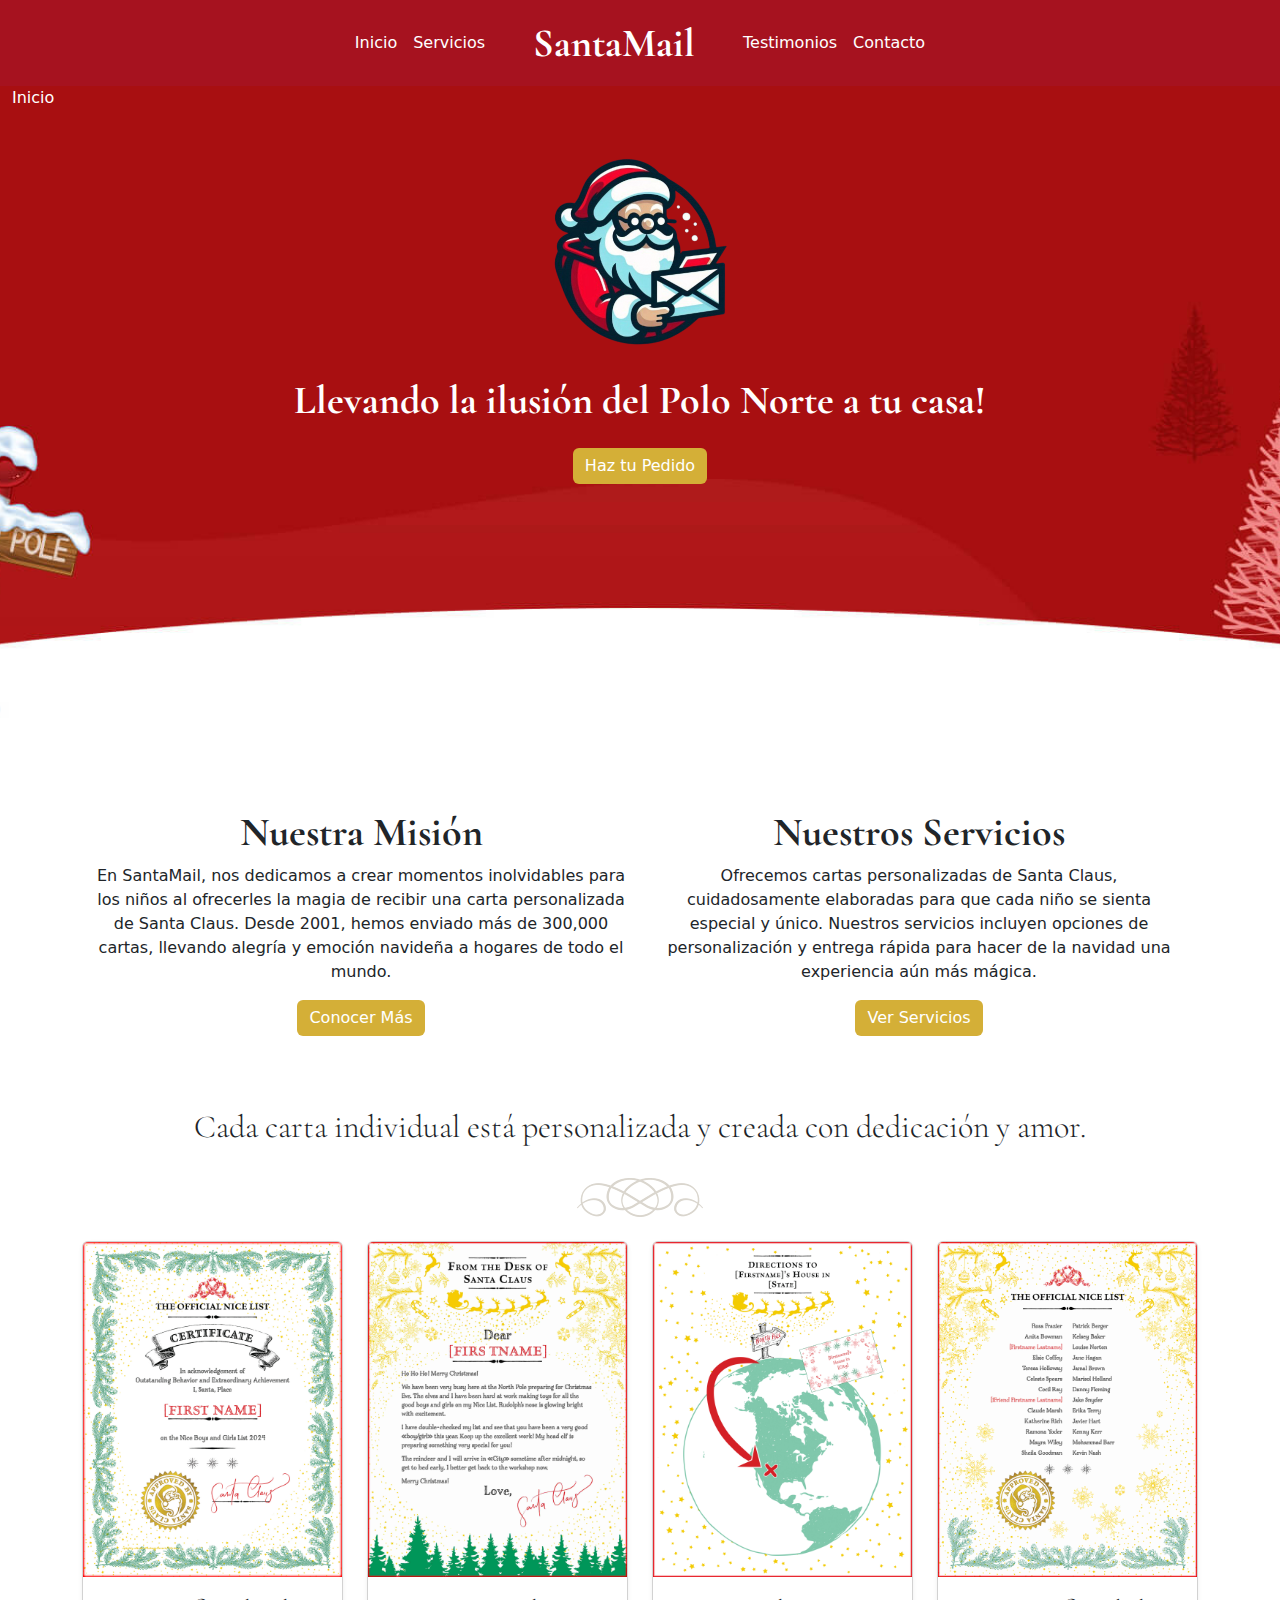
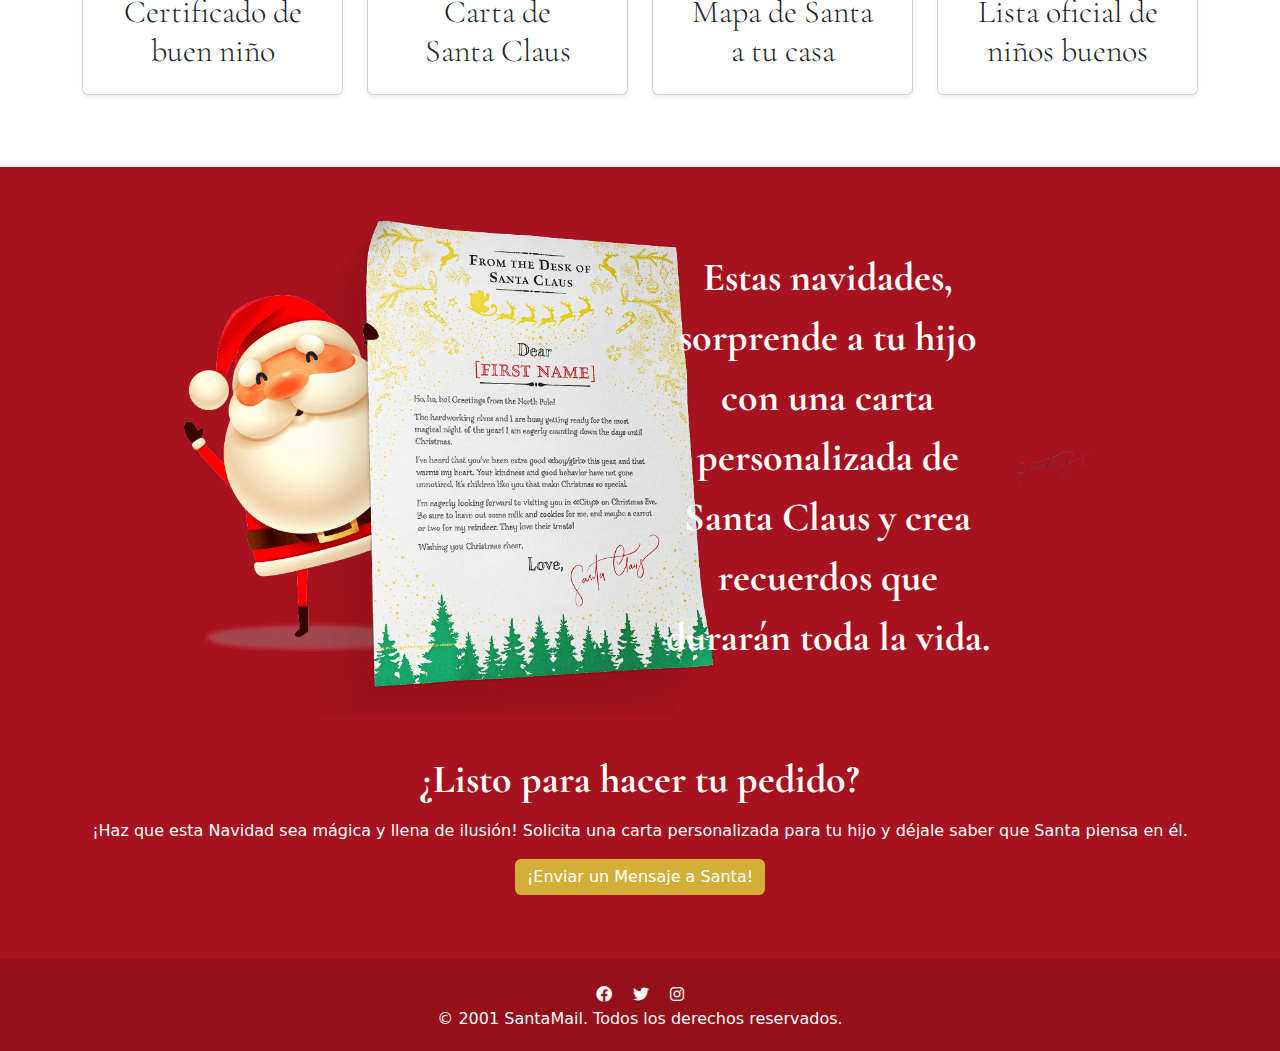
<file: index.html>
<!DOCTYPE html>
<html lang="es">
<head>
  <meta charset="UTF-8">
  <meta name="viewport" content="width=device-width, initial-scale=1">
  <title>SantaMail</title>
  <link rel="icon" href="img/logo.png" type="image/png">
  <link href="https://cdn.jsdelivr.net/npm/bootstrap@5.3.0/dist/css/bootstrap.min.css" rel="stylesheet">
  <link href="https://fonts.googleapis.com/css2?family=Cormorant+Garamond:wght@700&display=swap" rel="stylesheet">
  <link rel="stylesheet" href="https://cdnjs.cloudflare.com/ajax/libs/font-awesome/6.0.0-beta3/css/all.min.css">
  <link rel="stylesheet" href="./css/styles.css">
</head>
<body>

  <!-- navbar -->
  <nav class="navbar navbar-expand-lg navbar-custom">
    <div class="container-fluid d-flex align-items-center justify-content-center">
      <div class="d-flex">
        <a class="nav-link" href="#">Inicio</a>
        <a class="nav-link ms-3" href="servicios.html">Servicios</a>
      </div>
      <a class="navbar-brand navidad-font mx-5" href="#">SantaMail</a>
      <div class="d-flex">
        <a class="nav-link" href="testimonios.html">Testimonios</a>
        <a class="nav-link ms-3" href="contacto.html">Contacto</a>
      </div>
    </div>
  </nav>

  <!-- Sección con fondo -->
  <div class="container-fluid fondo-imagen mb-5">
    <!-- breadcrumbs -->
    <nav aria-label="breadcrumb" >
      <ol class="breadcrumb">
        <li class="breadcrumb-item active" style="color:white;" aria-current="page">Inicio</li>
      </ol>
    </nav>
    <!-- fin breadcrumbs -->
    <div class="row">
      <div class="col-12 d-flex flex-column align-items-center justify-content-center text-center">
        <img src="./img/logo.png" width="250" alt="SantaMail Logo">
        <h1 class="mb-4 navidad-font">Llevando la ilusión del Polo Norte a tu casa!</h1>
        <a href="servicios.html" class="btn btn-custom text-decoration-none">Haz tu Pedido</a>
      </div>
    </div>
  </div>

  <!-- Sección misión y servicios -->
  <div class="container my-5 p-4">
    <div class="row text-center">
      <div class="col-md-6 d-flex flex-column align-items-center">
        <h2 class="navidad-font">Nuestra Misión</h2>
        <p>En SantaMail, nos dedicamos a crear momentos inolvidables para los niños al ofrecerles la magia de recibir una carta personalizada de Santa Claus. Desde 2001, hemos enviado más de 300,000 cartas, llevando alegría y emoción navideña a hogares de todo el mundo.</p>
        <a href="contacto.html" class="btn btn-custom text-decoration-none">Conocer Más</a>
      </div>
      <div class="col-md-6 d-flex flex-column align-items-center">
        <h2 class="navidad-font">Nuestros Servicios</h2>
        <p>Ofrecemos cartas personalizadas de Santa Claus, cuidadosamente elaboradas para que cada niño se sienta especial y único. Nuestros servicios incluyen opciones de personalización y entrega rápida para hacer de la navidad una experiencia aún más mágica.</p>
        <a href="servicios.html" class="btn btn-custom text-decoration-none">Ver Servicios</a>
      </div>
    </div>
  </div>

  <!-- Sección de las cartas --> 
  <div class="container my-5 ">
    <div class="row text-center mb-4 ">
        <div class="col">
            <h5 class="navidad-font2">Cada carta individual está personalizada y creada con dedicación y amor.</h5>
        </div>
    </div>
    <div class="row text-center mb-4">
        <div class="col">
            <img src="./img/flourish.png" alt="">
        </div>
    </div>
    <div class="row text-center justify-content-center">
      
      <!-- carta 1 -->
      <div class="col-12 col-md-3 mb-4">
        <div class="card h-70 shadow-sm hover-shadow">
          <img src="img/letter1.jpeg" class="card-img-top" alt="Carta 1">
          <div class="card-body">
            <h5 class="card-title navidad-font2">Certificado de <br> buen niño</h5>
            
          </div>
        </div>
      </div>
  
      <!-- carta 2 -->
      <div class="col-12 col-md-3 mb-4">
        <div class="card h-70 shadow-sm hover-shadow">
          <img src="img/letter2.jpeg" class="card-img-top" alt="Carta 2">
          <div class="card-body">
            <h5 class="card-title navidad-font2">Carta de <br> Santa Claus</h5>
            
          </div>
        </div>
      </div>
  
      <!-- carta 3 -->
      <div class="col-12 col-md-3 mb-4">
        <div class="card h-70 shadow-sm hover-shadow">
          <img src="img/letter3.png" class="card-img-top" alt="Carta 3">
          <div class="card-body">
            <h5 class="card-title navidad-font2">Mapa de Santa <br> a tu casa</h5>
            
          </div>
        </div>
      </div>
  
      <!-- carta 4 -->
      <div class="col-12 col-md-3 mb-4">
        <div class="card h-70 shadow-sm hover-shadow">
          <img src="img/letter4.jpeg" class="card-img-top" alt="Carta 4">
          <div class="card-body">
            <h5 class="card-title navidad-font2">Lista oficial de <br> niños buenos</h5>
            
          </div>
        </div>
      </div>
      
    </div>
  </div>

  <!-- Sección imagen santa -->
  <div class="container-fluid py-5 bg2">
    <div class="row w-75 mx-auto">
      <div class="col-md-6">
        <img src="./img/santa1.png" alt="santa foto" height="500px">
      </div>
      <div class="col-md-6 d-flex align-items-center justify-content-center">
        <div class="row">
          <div class="col">
            <p class="text-center navidad-font" style="font-size: 2.5rem;">Estas navidades, sorprende a tu hijo con una carta personalizada de Santa Claus y crea recuerdos que durarán toda la vida.</p>
          </div> 
        </div>
        <div class="row">
          <img src="./img/signature.png" alt="">
        </div>
      </div>
    </div>
    <!--Segundo row-->
    <div class="row">
      <div class="container-fluid py-3 text-center justify-content-center" >
        <h2 class="mb-3 navidad-font mt-4">¿Listo para hacer tu pedido?</h2>
        <p>¡Haz que esta Navidad sea mágica y llena de ilusión! Solicita una carta personalizada para tu hijo y déjale saber que Santa piensa en él.</p>
        <a href="contacto.html" class="btn btn-custom text-decoration-none">¡Enviar un Mensaje a Santa!</a>
      </div>
    </div>
  </div>
  
    <!-- footer -->
<footer class=" text-light py-3 bg3">
  <div class="container text-center">
    <div class="mt-2">
      <a href="https://www.facebook.com" class="text-light mx-2"><i class="fab fa-facebook"></i></a>
      <a href="https://x.com" class="text-light mx-2"><i class="fab fa-twitter"></i></a>
      <a href="https://www.instagram.com" class="text-light mx-2"><i class="fab fa-instagram"></i></a>
    </div>
    <p class="mb-1">&copy; 2001 SantaMail. Todos los derechos reservados.</p>
  </div>
</footer>

  <script src="https://cdn.jsdelivr.net/npm/bootstrap@5.3.0/dist/js/bootstrap.bundle.min.js"></script>
</body>
</html>
</file>
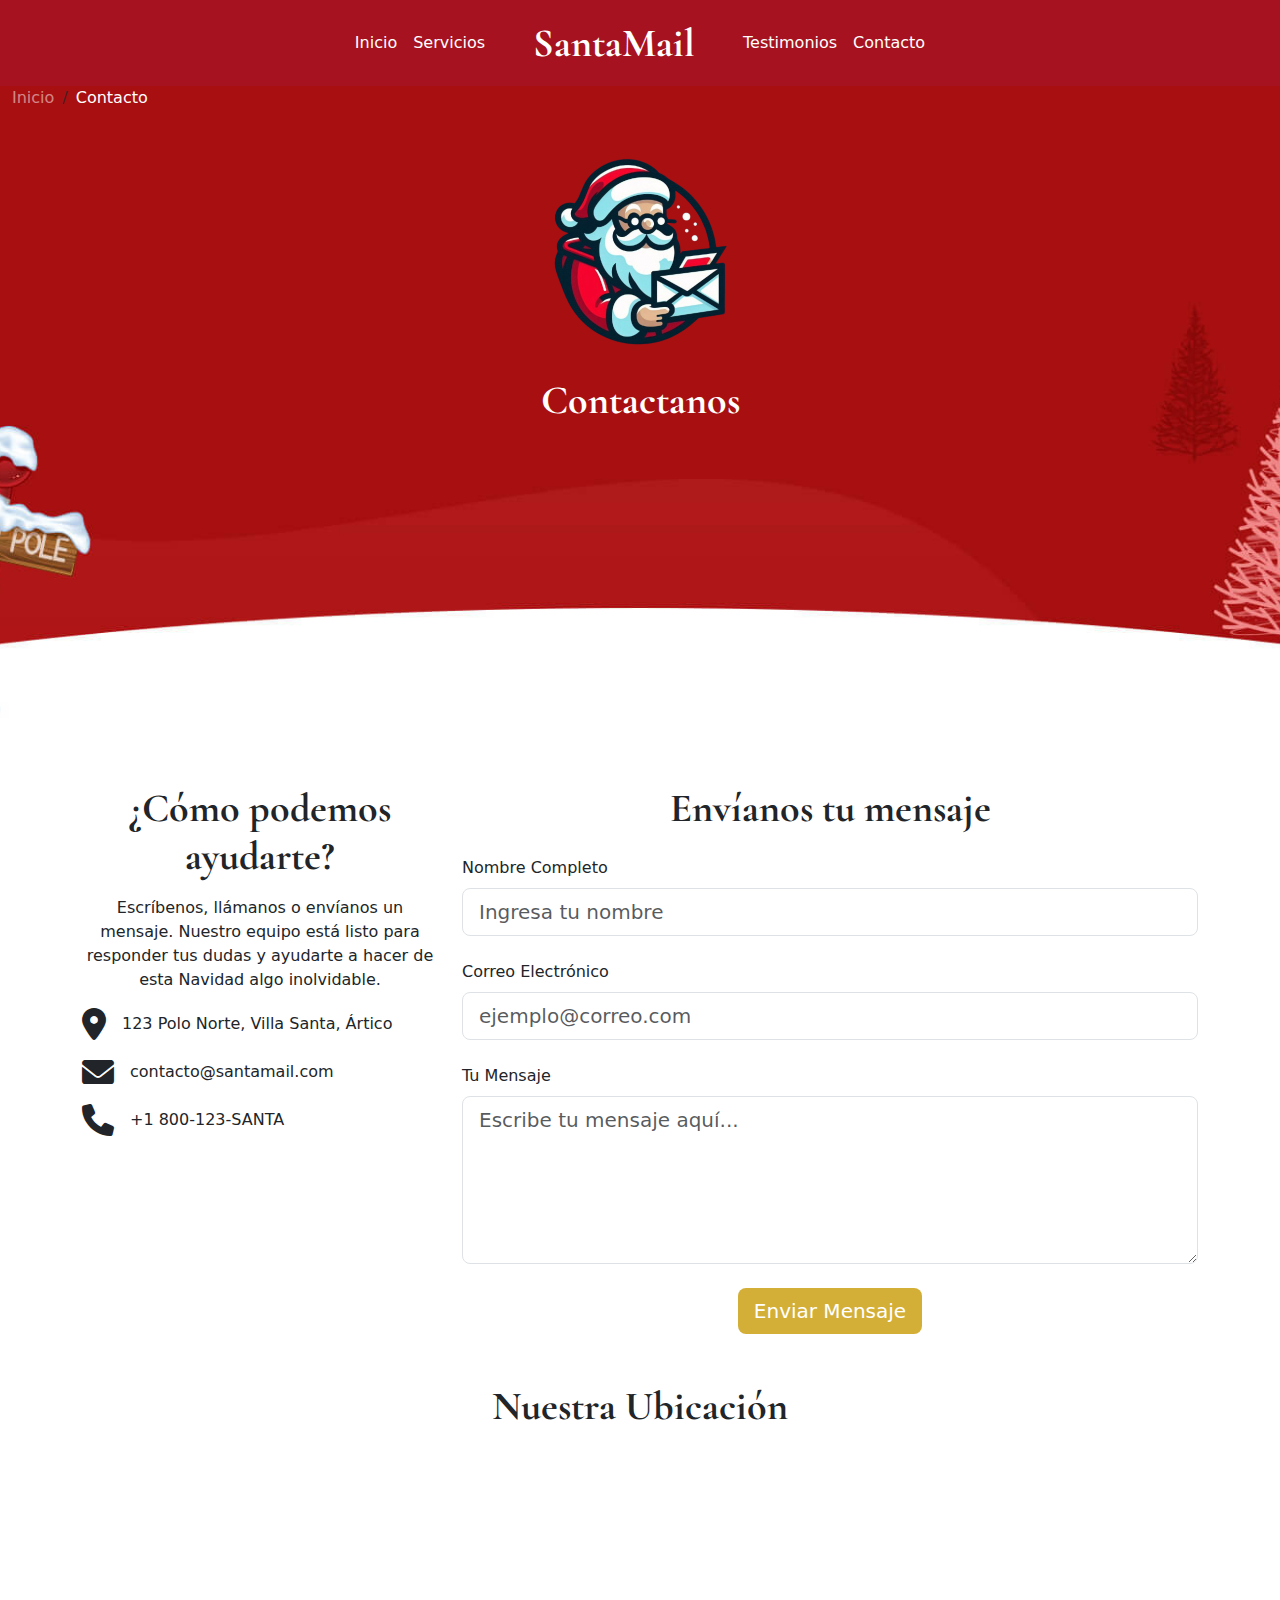
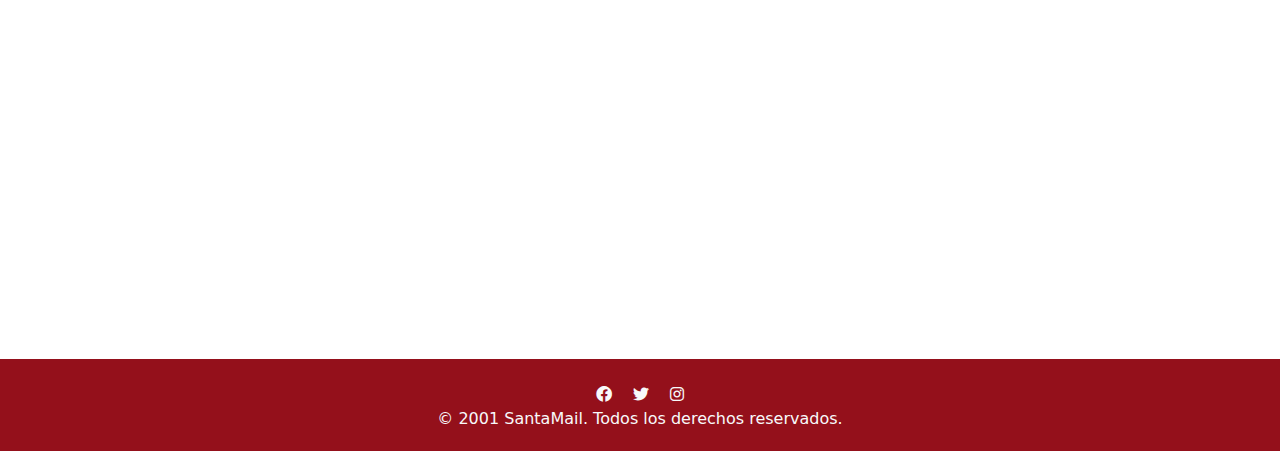
<file: contacto.html>
<!DOCTYPE html>
<html lang="es">
<head>
  <meta charset="UTF-8">
  <meta name="viewport" content="width=device-width, initial-scale=1">
  <title>Contacto | SantaMail</title>
  <link rel="icon" href="img/logo.png" type="image/png">
  <link href="https://cdn.jsdelivr.net/npm/bootstrap@5.3.0/dist/css/bootstrap.min.css" rel="stylesheet">
  <link href="https://fonts.googleapis.com/css2?family=Cormorant+Garamond:wght@700&display=swap" rel="stylesheet">
  <link rel="stylesheet" href="https://cdnjs.cloudflare.com/ajax/libs/font-awesome/6.0.0-beta3/css/all.min.css">

  <link rel="stylesheet" href="./css/styles.css">
</head>
<body>

  <!-- Navbar -->
  <nav class="navbar navbar-expand-lg navbar-custom">
    <div class="container-fluid d-flex align-items-center justify-content-center">
      <div class="d-flex">
        <a class="nav-link" href="index.html">Inicio</a>
        <a class="nav-link ms-3" href="servicios.html">Servicios</a>
      </div>
      <a class="navbar-brand navidad-font mx-5" href="index.html">SantaMail</a>
      <div class="d-flex">
        <a class="nav-link" href="testimonios.html">Testimonios</a>
        <a class="nav-link ms-3" href="contacto.html">Contacto</a>
      </div>
    </div>
  </nav>
  <div class="container-fluid fondo-imagen mb-5">
    <!-- breadcrumbs -->
    <nav aria-label="breadcrumb" >
      <ol class="breadcrumb">
        <li class="breadcrumb-item" style="color: #f0f0f0a2;" aria-current="page"><a href="index.html" class="text-decoration-none text-white-50">Inicio</a></li>
        <li class="breadcrumb-item active" style="color: white;" aria-current="page">Contacto</li>
    </nav>
    <!-- fin breadcrumbs -->
    <div class="row">
      <div class="col-12 d-flex flex-column align-items-center justify-content-center text-center">
        <img src="./img/logo.png" width="250" alt="SantaMail Logo">
        <h1 class="mb-4 navidad-font">Contactanos</h1>
      </div>
    </div>
  </div>
  

  <!-- Sección de Contacto -->
  <div class="container my-5">
    <div class="row justify-content-center">
      <!-- Información -->
      <div class="col-md-4 text-center mb-4">
        <h3 class="navidad-font mb-3">¿Cómo podemos ayudarte?</h3>
        <p>Escríbenos, llámanos o envíanos un mensaje. Nuestro equipo está listo para responder tus dudas y ayudarte a hacer de esta Navidad algo inolvidable.</p>
        <div class="d-flex align-items-center mb-3">
          <i class="fas fa-map-marker-alt fa-2x me-3"></i>
          <p class="mb-0">123 Polo Norte, Villa Santa, Ártico</p>
        </div>
        <div class="d-flex align-items-center mb-3">
          <i class="fas fa-envelope fa-2x me-3"></i>
          <p class="mb-0">contacto@santamail.com</p>
        </div>
        <div class="d-flex align-items-center">
          <i class="fas fa-phone fa-2x me-3"></i>
          <p class="mb-0">+1 800-123-SANTA</p>
        </div>
      </div>

      <!-- Formulario -->
      <div class="col-md-8">
        <h3 class="text-center navidad-font mb-4">Envíanos tu mensaje</h3>
        <form>
          <div class="mb-4">
            <label for="nombre" class="form-label">Nombre Completo</label>
            <input type="text" class="form-control form-control-lg" id="nombre" placeholder="Ingresa tu nombre" required>
          </div>
          <div class="mb-4">
            <label for="correo" class="form-label">Correo Electrónico</label>
            <input type="email" class="form-control form-control-lg" id="correo" placeholder="ejemplo@correo.com" required>
          </div>
          <div class="mb-4">
            <label for="mensaje" class="form-label">Tu Mensaje</label>
            <textarea class="form-control form-control-lg" id="mensaje" rows="5" placeholder="Escribe tu mensaje aquí..." required></textarea>
          </div>
          <div class="text-center">
            <button type="submit" class="btn btn-custom btn-lg">Enviar Mensaje</button>
          </div>
        </form>
      </div>
    </div>
  </div>

  
  
  <!-- Mapa -->
  
  <div class="container my-5">
    <h3 class="text-center navidad-font mb-4">Nuestra Ubicación</h3>
    <div class="row justify-content-center">
      <div class="col-md-10">
        <iframe src="https://www.google.com/maps/embed?pb=!1m18!1m12!1m3!1d3151.835434509953!2d144.9537353153156!3d-37.8162799797515!2m3!1f0!2f0!3f0!3m2!1i1024!2i768!4f13.1!3m3!1m2!1s0x6ad642af0f11c7b3%3A0x5045675218ce6e0!2s123%20Polo%20Norte%2C%20Villa%20Santa%2C%20%C3%81rtico!5e0!3m2!1ses!2ses!4v1637777874253!5m2!1ses!2ses" width="100%" height="450" style="border:0;" allowfullscreen="" loading="lazy"></iframe>
      </div>
    </div>
  </div>
  
  
  <!-- Footer -->
  
  <footer class=" text-light py-3 bg3">
    <div class="container text-center">
      <div class="mt-2">
        <a href="https://www.facebook.com" class="text-light mx-2"><i class="fab fa-facebook"></i></a>
        <a href="https://x.com" class="text-light mx-2"><i class="fab fa-twitter"></i></a>
        <a href="https://www.instagram.com" class="text-light mx-2"><i class="fab fa-instagram"></i></a>
      </div>
      <p class="mb-1">&copy; 2001 SantaMail. Todos los derechos reservados.</p>
    </div>
  </footer>
  <script src="https://cdn.jsdelivr.net/npm/bootstrap@5.3.0/dist/js/bootstrap.bundle.min.js"></script>
</body>

</html>
</file>
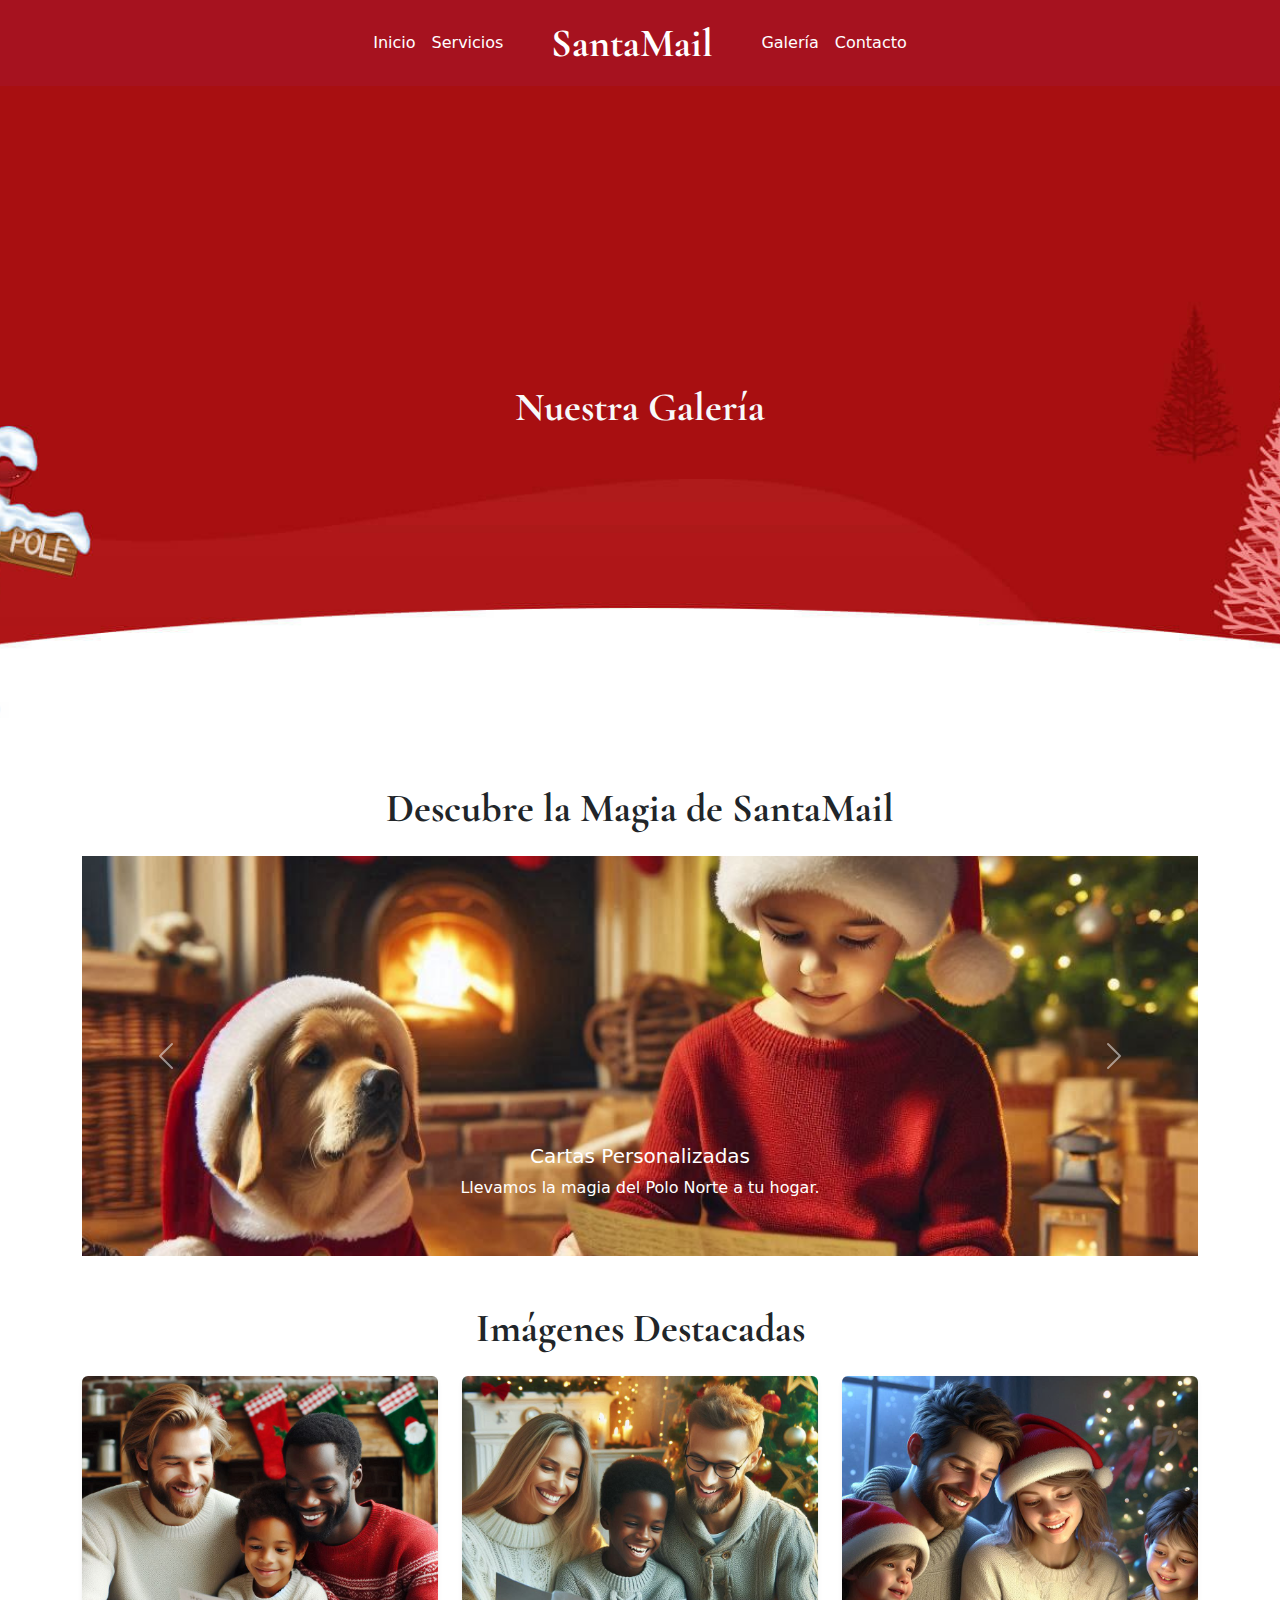
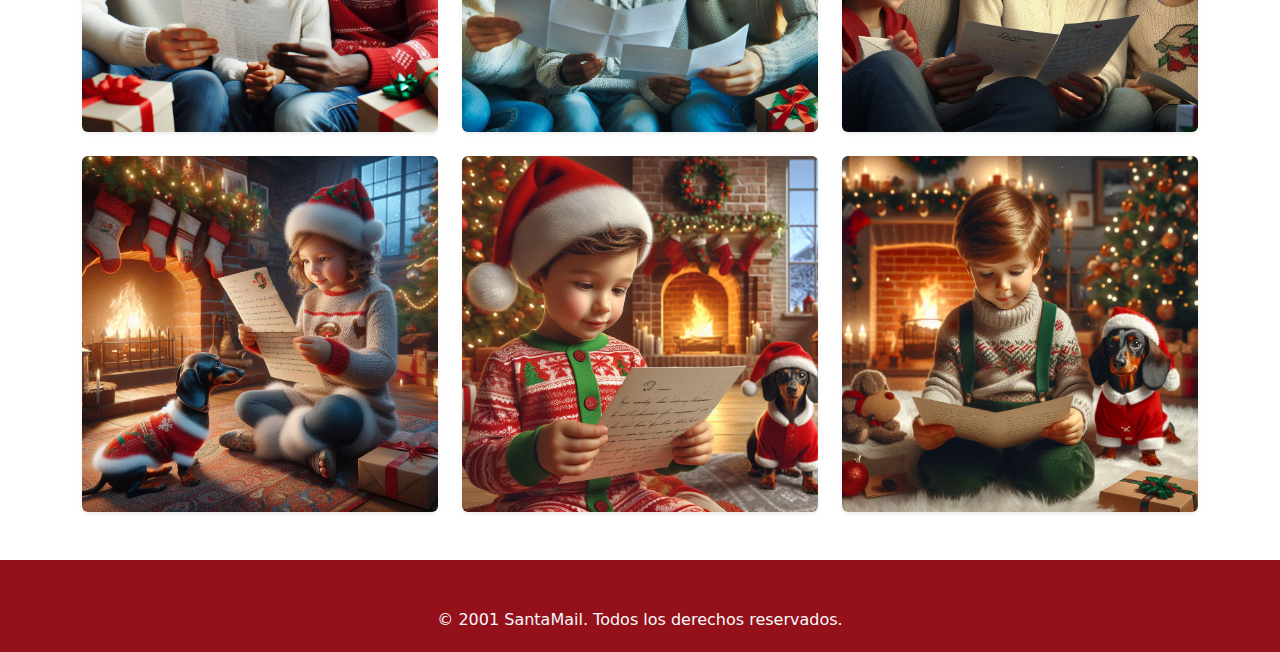
<file: galeria.html>
<!DOCTYPE html>
<html lang="es">
<head>
  <meta charset="UTF-8">
  <meta name="viewport" content="width=device-width, initial-scale=1">
  <title>Galería | SantaMail</title>
  <link rel="icon" href="img/logo.png" type="image/png">
  <link href="https://cdn.jsdelivr.net/npm/bootstrap@5.3.0/dist/css/bootstrap.min.css" rel="stylesheet">
  <link href="https://fonts.googleapis.com/css2?family=Cormorant+Garamond:wght@700&display=swap" rel="stylesheet">
  <link rel="stylesheet" href="./css/styles.css">
  <style>
    /* Ajustes para hacer el carrusel más compacto */
    #galleryCarousel img {
      height: 400px; /* Altura máxima */
      object-fit: cover; /* Ajustar imagen sin deformarla */
    }
  </style>
</head>
<body>

  <!-- Navbar -->
  <nav class="navbar navbar-expand-lg navbar-custom">
    <div class="container-fluid d-flex align-items-center justify-content-center">
      <div class="d-flex">
        <a class="nav-link" href="#">Inicio</a>
        <a class="nav-link ms-3" href="#">Servicios</a>
      </div>
      <a class="navbar-brand navidad-font mx-5" href="#">SantaMail</a>
      <div class="d-flex">
        <a class="nav-link" href="galeria.html">Galería</a>
        <a class="nav-link ms-3" href="contacto.html">Contacto</a>
      </div>
    </div>
  </nav>
  

  <!-- Header -->
  <div class="container-fluid fondo-imagen d-flex align-items-center justify-content-center">
    <h1 class="text-light navidad-font">Nuestra Galería</h1>
  </div>

  <!-- Carrusel de Imágenes -->
  <div class="container my-5">
    <h2 class="text-center navidad-font mb-4">Descubre la Magia de SantaMail</h2>
    <div id="galleryCarousel" class="carousel slide" data-bs-ride="carousel">
      <div class="carousel-inner">
        <div class="carousel-item active">
          <img src="./img/n1.jpeg" class="d-block w-100" alt="Imagen 1">
          <div class="carousel-caption d-none d-md-block">
            <h5>Cartas Personalizadas</h5>
            <p>Llevamos la magia del Polo Norte a tu hogar.</p>
          </div>
        </div>
        <div class="carousel-item">
          <img src="./img/n2.jpeg" class="d-block w-100" alt="Imagen 2">
          <div class="carousel-caption d-none d-md-block">
            <h5>El Taller de Santa</h5>
            <p>Donde la magia cobra vida.</p>
          </div>
        </div>
        <div class="carousel-item">
          <img src="./img/n3.jpeg" class="d-block w-100" alt="Imagen 3">
          <div class="carousel-caption d-none d-md-block">
            <h5>Sonrisas Navideñas</h5>
            <p>Regalos llenos de ilusión.</p>
          </div>
        </div>
      </div>
      <button class="carousel-control-prev" type="button" data-bs-target="#galleryCarousel" data-bs-slide="prev">
        <span class="carousel-control-prev-icon" aria-hidden="true"></span>
        <span class="visually-hidden">Anterior</span>
      </button>
      <button class="carousel-control-next" type="button" data-bs-target="#galleryCarousel" data-bs-slide="next">
        <span class="carousel-control-next-icon" aria-hidden="true"></span>
        <span class="visually-hidden">Siguiente</span>
      </button>
    </div>
  </div>

  <!-- Galería de Cuadrícula -->
  <div class="container my-5">
    <h2 class="text-center navidad-font mb-4">Imágenes Destacadas</h2>
    <div class="row g-4">
      <div class="col-12 col-sm-6 col-md-4">
        <img src="./img/n4.jpeg" class="img-fluid shadow-sm hover-shadow rounded" alt="Imagen 4">
      </div>
      <div class="col-12 col-sm-6 col-md-4">
        <img src="./img/n5.jpeg" class="img-fluid shadow-sm hover-shadow rounded" alt="Imagen 5">
      </div>
      <div class="col-12 col-sm-6 col-md-4">
        <img src="./img/n6.jpeg" class="img-fluid shadow-sm hover-shadow rounded" alt="Imagen 6">
      </div>
      <div class="col-12 col-sm-6 col-md-4">
        <img src="./img/n7.jpeg" class="img-fluid shadow-sm hover-shadow rounded" alt="Imagen 7">
      </div>
      <div class="col-12 col-sm-6 col-md-4">
        <img src="./img/n8.jpeg" class="img-fluid shadow-sm hover-shadow rounded" alt="Imagen 8">
      </div>
      <div class="col-12 col-sm-6 col-md-4">
        <img src="./img/n9.jpeg" class="img-fluid shadow-sm hover-shadow rounded" alt="Imagen 9">
      </div>
    </div>
  </div>

  <!-- Footer -->
  <footer class="text-light py-3 bg3">
    <div class="container text-center">
      <div class="mt-2">
        <a href="https://www.facebook.com" class="text-light mx-2"><i class="fab fa-facebook"></i></a>
        <a href="https://x.com" class="text-light mx-2"><i class="fab fa-twitter"></i></a>
        <a href="https://www.instagram.com" class="text-light mx-2"><i class="fab fa-instagram"></i></a>
      </div>
      <p class="mb-1">&copy; 2001 SantaMail. Todos los derechos reservados.</p>
    </div>
  </footer>

  <script src="https://cdn.jsdelivr.net/npm/bootstrap@5.3.0/dist/js/bootstrap.bundle.min.js"></script>
</body>
</html>
</file>
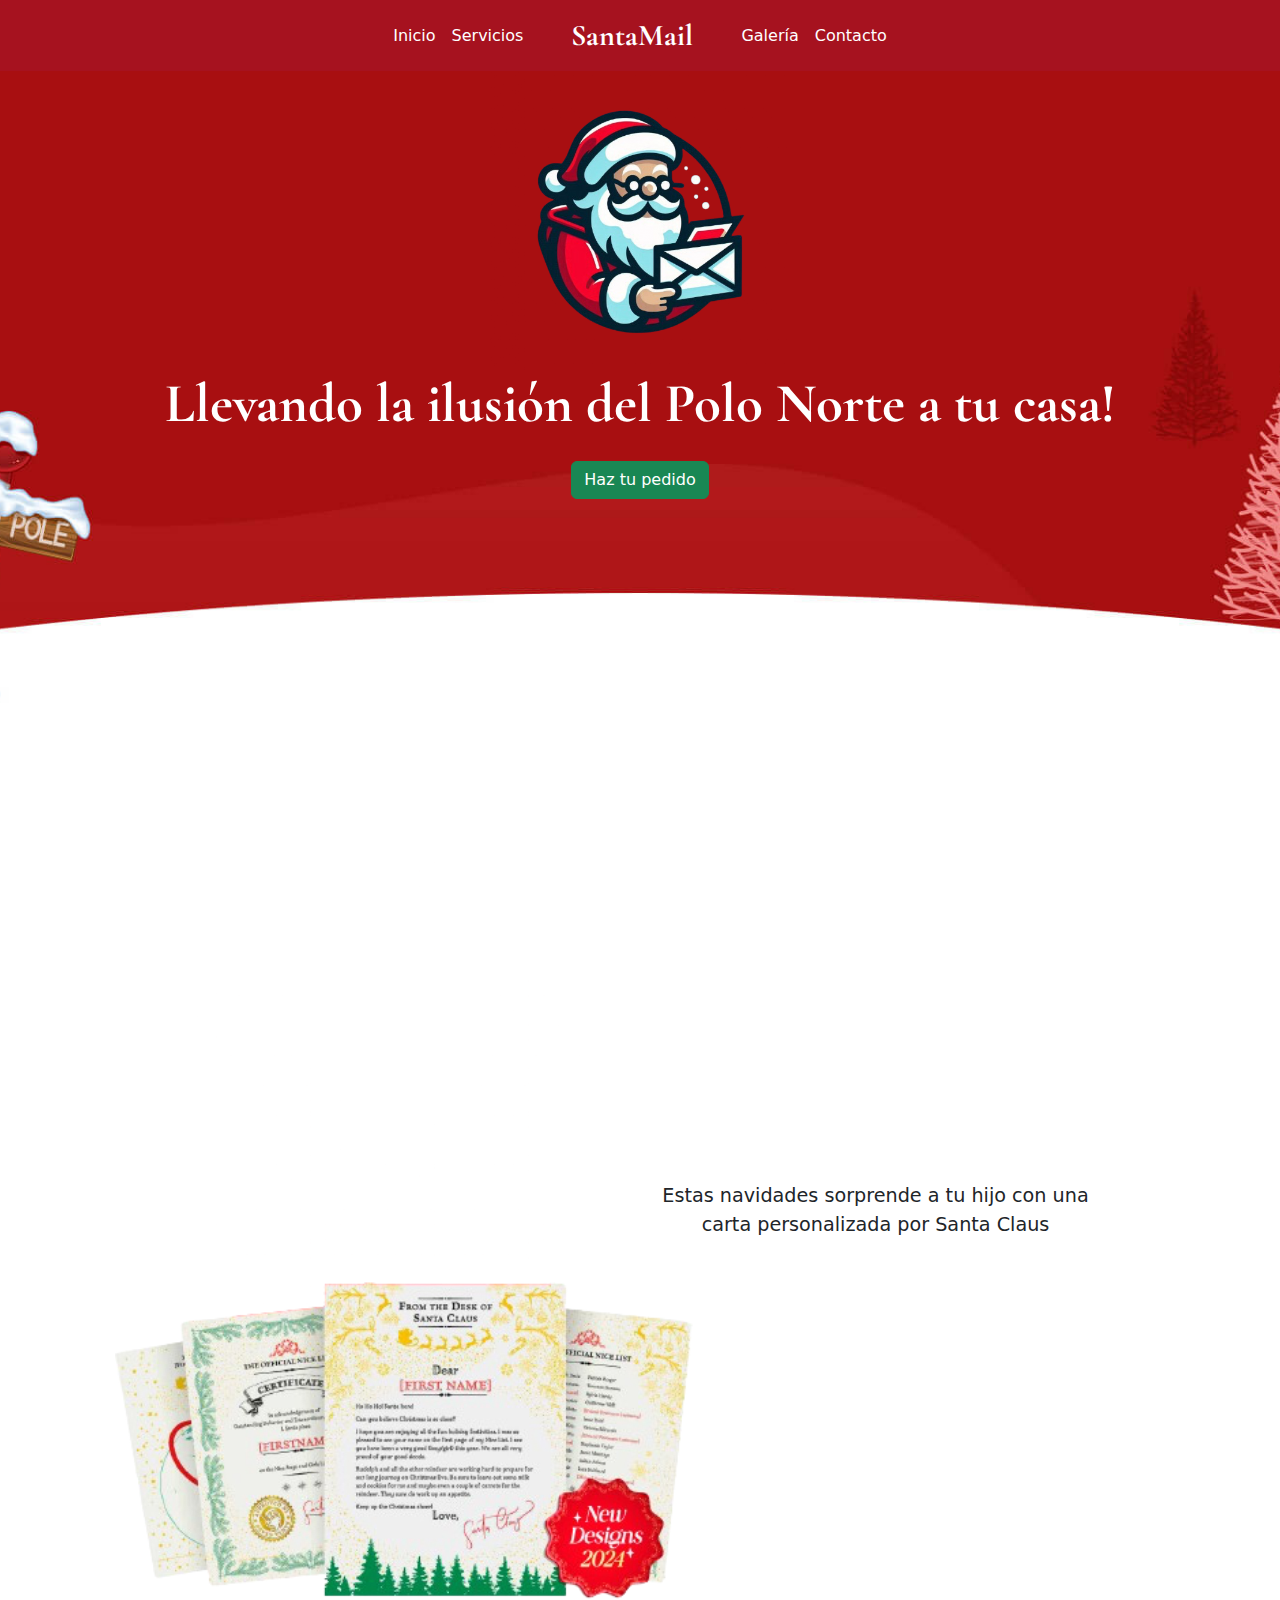
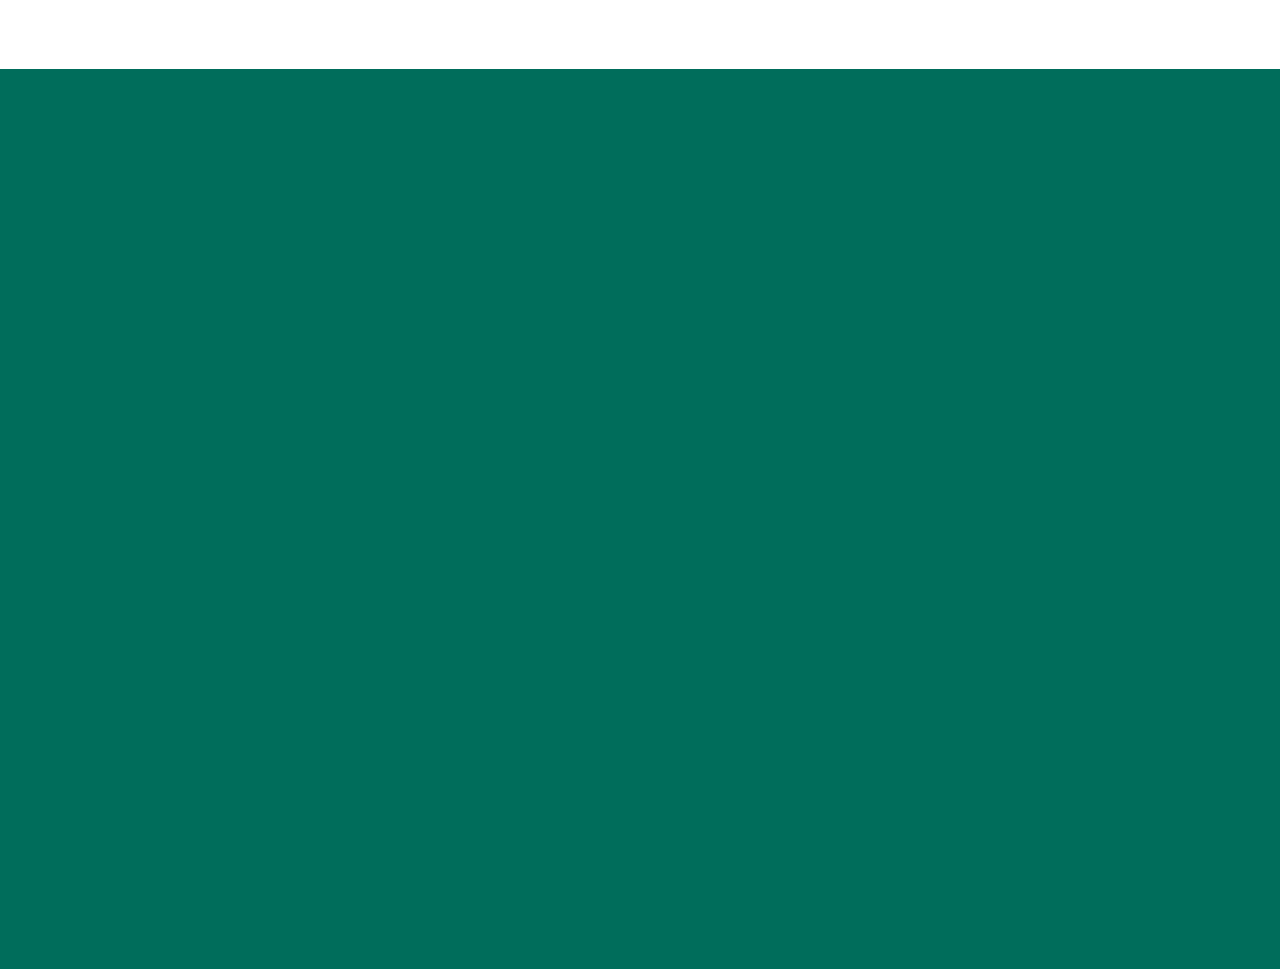
<file: pruebita.html>
<!DOCTYPE html>
<html lang="es">
<head>
  <meta charset="UTF-8">
  <meta name="viewport" content="width=device-width, initial-scale=1">
  <title>Navbar Navidad</title>
  <!-- Bootstrap CSS -->
  <link href="https://cdn.jsdelivr.net/npm/bootstrap@5.3.0/dist/css/bootstrap.min.css" rel="stylesheet">
  <link href="https://fonts.googleapis.com/css2?family=Cormorant+Garamond:wght@700&display=swap" rel="stylesheet">
  <style>
    /* Personalización del color de la navbar */
    .navbar-custom {
      background-color: #A6121F; /* Rojo oscuro */
    }
    .navbar-custom .navbar-brand,
    .navbar-custom .nav-link {
      color: #FFFFFF; /* Blanco para buen contraste */
    }
    .navbar-custom .nav-link:hover {
      color: #D4AF37; /* Hover dorado */
    }
    .navbar-custom .dropdown-menu {
      background-color: #8B0000; /* Fondo del menú desplegable en rojo oscuro */
    }
    .navbar-custom .dropdown-item {
      color: #FFFFFF; /* Color blanco en los elementos del dropdown */
    }
    .fondo-imagen {
      background-image: url('./img/bg-home.jpeg'); /* Ruta de tu imagen */
      background-size: cover; /* La imagen cubre todo el contenedor */
      background-position: center; /* Centra la imagen */
      background-repeat: no-repeat; /* Evita la repetición de la imagen */
      height: 650px; /* Altura del contenedor */
      color: white; /* Color del texto para visibilidad */
    }
    .navidad-font {
      font-family: 'Cormorant Garamond', serif;
      font-weight: 700; /* Aplica el peso 700 para que sea en negrita */
      font-size: 55px;
  }

    .bg2 {
      background-color: #006D5B;
    }
  </style>
</head>
<body>

  <!-- Navbar -->
  <nav class="navbar navbar-expand-lg navbar-custom">
    <div class="container-fluid d-flex align-items-center justify-content-center">
      <!-- Columna de enlaces a la izquierda -->
      <div class="d-flex">
        <a class="nav-link" href="#">Inicio</a>
        <a class="nav-link ms-3" href="#">Servicios</a>
      </div>
  
      <!-- Marca "SantaMail" centrada -->
      <a class="navbar-brand navidad-font mx-5" style="font-size: 30px;" href="#">SantaMail</a>
  
      <!-- Columna de enlaces a la derecha -->
      <div class="d-flex">
        <a class="nav-link" href="#">Galería</a>
        <a class="nav-link ms-3" href="#">Contacto</a>
      </div>
    </div>
  </nav>

  <!-- Contenido de ejemplo -->
  <div class="container-fluid fondo-imagen mb-5">
    <div class="row ">
      <!-- Contenedor centrado para el título y el botón -->
      <div class="col-12 d-flex flex-column align-items-center">
        <img src="./img/logo.png" width="300">
        <!-- Título centrado -->
        <h1 class="mb-4 navidad-font">Llevando la ilusión del Polo Norte a tu casa!</h1>
        
        <!-- Botón centrado debajo del título -->
        <button type="button" class="btn btn-success">Haz tu pedido</button>
      </div>
    </div>
  </div>

  <!-- Div 2 -->

  <div class="container-fluid min-vh-100 d-flex align-items-center justify-content-center">
    <div class="row w-75">
      <!-- Columna con el carrusel pequeño -->
      <div class="col-6 d-flex align-items-center justify-content-center">
        <img src="img/letters.png" height="800px">
      </div>
  
      <!-- Columna con el texto centrado -->
      <div class="col-6 d-flex align-items-center justify-content-center">
        <p class="text-center" style="font-size: 1.2rem;">Estas navidades sorprende a tu hijo con una carta personalizada por Santa Claus</p>
      </div>
    </div>
  </div>
  
  

  <!-- Div 3 -->
  <div class="container-fluid min-vh-100 bg2"></div>
    <div class="row">
      <div class="col-12 d-flex align-items-center justify-content-center">
        
      </div>
    </div>
  </div>
  

  <!-- Bootstrap JS y dependencias -->
  <script src="https://cdn.jsdelivr.net/npm/bootstrap@5.3.0/dist/js/bootstrap.bundle.min.js"></script>
  
</body>
</html>
</file>
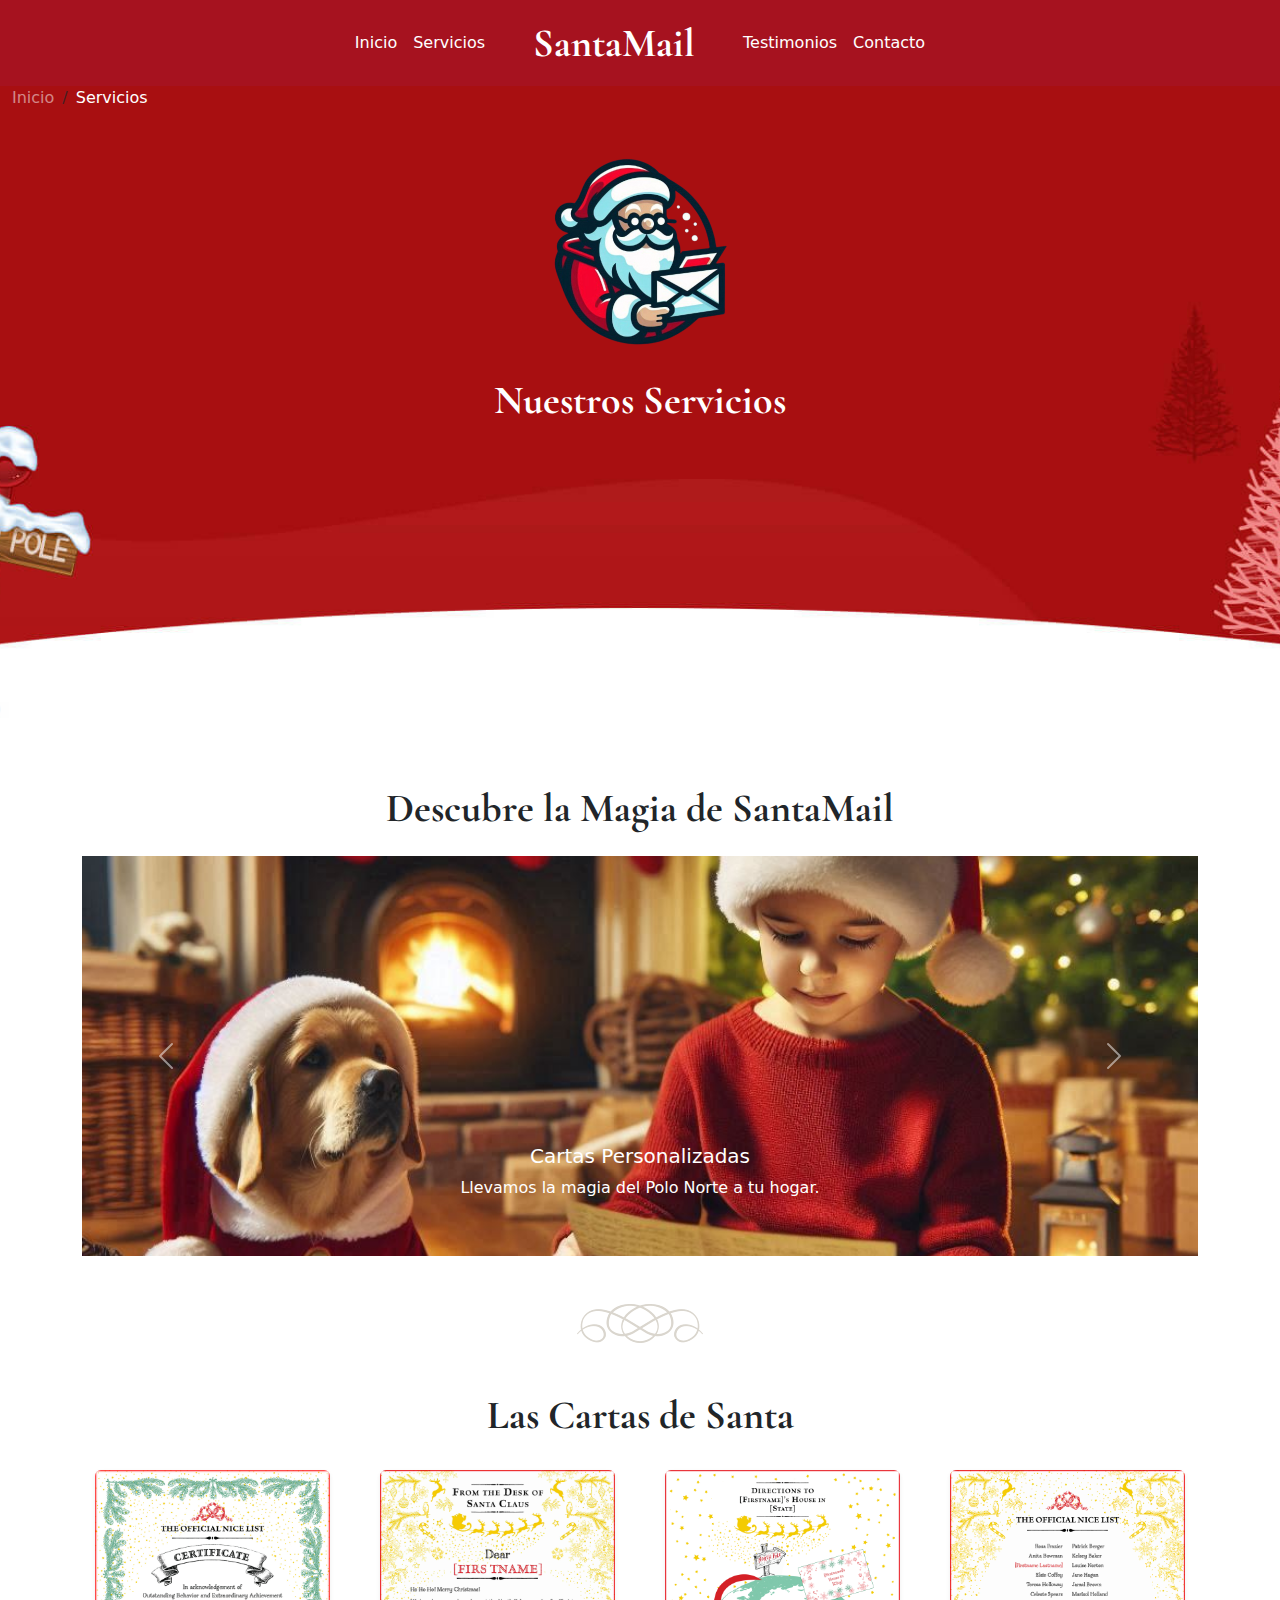
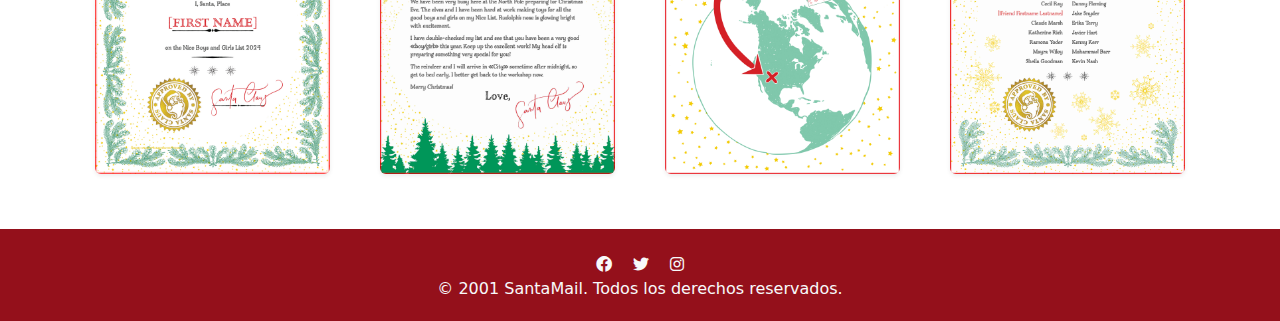
<file: servicios.html>
<!DOCTYPE html>
<html lang="es">
<head>
  <meta charset="UTF-8">
  <meta name="viewport" content="width=device-width, initial-scale=1">
  <title>Servicios | SantaMail</title>
  <link rel="icon" href="img/logo.png" type="image/png">
  <link href="https://cdn.jsdelivr.net/npm/bootstrap@5.3.0/dist/css/bootstrap.min.css" rel="stylesheet">
  <link href="https://fonts.googleapis.com/css2?family=Cormorant+Garamond:wght@700&display=swap" rel="stylesheet">
  <link rel="stylesheet" href="https://cdnjs.cloudflare.com/ajax/libs/font-awesome/6.0.0-beta3/css/all.min.css">
  <link rel="stylesheet" href="./css/styles.css">
  <style>
    /* Ajustes para hacer el carrusel más compacto */
    #galleryCarousel img {
      height: 400px; /* Altura máxima */
      object-fit: cover; /* Ajustar imagen sin deformarla */
    }
  </style>
</head>
<body>
    <header>
        <nav class="navbar navbar-expand-lg navbar-custom">
            <div class="container-fluid d-flex align-items-center justify-content-center">
              <div class="d-flex">
                <a class="nav-link" href="index.html">Inicio</a>
                <a class="nav-link ms-3" href="servicios.html">Servicios</a>
              </div>
              <a class="navbar-brand navidad-font mx-5" href="index.html">SantaMail</a>
              <div class="d-flex">
                <a class="nav-link" href="testimonios.html">Testimonios</a>
                <a class="nav-link ms-3" href="contacto.html">Contacto</a>
              </div>
            </div>
          </nav>
    </header>

    <div class="container-fluid fondo-imagen mb-5">
        <!-- breadcrumbs -->
        <nav aria-label="breadcrumb" >
          <ol class="breadcrumb">
            <li class="breadcrumb-item" style="color: #f0f0f0a2;" aria-current="page"><a href="index.html" class="text-decoration-none text-white-50">Inicio</a></li>
            <li class="breadcrumb-item active" style="color: white;" aria-current="page">Servicios</li>
          </ol>
        </nav>
        <!-- fin breadcrumbs -->
        <div class="row">
          <div class="col-12 d-flex flex-column align-items-center justify-content-center text-center">
            <img src="./img/logo.png" width="250" alt="SantaMail Logo">
            <h1 class="mb-4 navidad-font mt-10">Nuestros Servicios</h1>
          </div>
        </div>
      </div>
    
      <!-- Carrusel de Imágenes -->
      <div class="container my-5">
        <h2 class="text-center navidad-font mb-4">Descubre la Magia de SantaMail</h2>
        <div id="galleryCarousel" class="carousel slide" data-bs-ride="carousel">
          <div class="carousel-inner">
            <div class="carousel-item active">
              <img src="./img/n1.jpeg" class="d-block w-100" alt="Imagen 1">
              <div class="carousel-caption d-none d-md-block">
                <h5>Cartas Personalizadas</h5>
                <p>Llevamos la magia del Polo Norte a tu hogar.</p>
              </div>
            </div>
            <div class="carousel-item">
              <img src="./img/n2.jpeg" class="d-block w-100" alt="Imagen 2">
              <div class="carousel-caption d-none d-md-block">
                <h5>El Taller de Santa</h5>
                <p>Donde la magia cobra vida.</p>
              </div>
            </div>
            <div class="carousel-item">
              <img src="./img/n3.jpeg" class="d-block w-100" alt="Imagen 3">
              <div class="carousel-caption d-none d-md-block">
                <h5>Sonrisas Navideñas</h5>
                <p>Regalos llenos de ilusión.</p>
              </div>
            </div>
          </div>
          <button class="carousel-control-prev" type="button" data-bs-target="#galleryCarousel" data-bs-slide="prev">
            <span class="carousel-control-prev-icon" aria-hidden="true"></span>
            <span class="visually-hidden">Anterior</span>
          </button>
          <button class="carousel-control-next" type="button" data-bs-target="#galleryCarousel" data-bs-slide="next">
            <span class="carousel-control-next-icon" aria-hidden="true"></span>
            <span class="visually-hidden">Siguiente</span>
          </button>
        </div>
      </div>

      <div class="row text-center mb-4">
        <div class="col">
            <img src="./img/flourish.png" alt="">
        </div>
      </div>

      <div class="modal fade navidad-font-2" id="carta1" tabindex="-1" aria-labelledby="exampleModalLabel" aria-hidden="true">
        <div class="modal-dialog">
          <div class="modal-content">
            <div class="modal-header">
              <h1 class="modal-title fs-5" id="exampleModalLabel">Certificado de Buen Niño</h1>
              <button type="button" class="btn-close" data-bs-dismiss="modal" aria-label="Close"></button>
            </div>
            <div class="modal-body">
                <p>
                    Es un cerificado firmado por Santa Claus para cualquier persona que se haya portado bien en este año.
                    ¿Y tú, te has portado bien?
                </p>
            </div>
            <div class="modal-footer">
              <button type="button" class="btn btn-secondary" data-bs-dismiss="modal">Seguir mirando</button>
              <button type="button" class="btn btn-primary">20.99€</button>
            </div>
          </div>
        </div>
      </div>

      <div class="modal fade navidad-font-2" id="carta2" tabindex="-1" aria-labelledby="exampleModalLabel" aria-hidden="true">
        <div class="modal-dialog">
          <div class="modal-content">
            <div class="modal-header">
              <h1 class="modal-title fs-5" id="exampleModalLabel">Carta de Santa Claus</h1>
              <button type="button" class="btn-close" data-bs-dismiss="modal" aria-label="Close"></button>
            </div>
            <div class="modal-body">
                <p>
                    Es una carta con dedicatoria del mismisimo Santa Claus en la que te dedicara unas bonitas palabras.
                </p>
            </div>
            <div class="modal-footer">
              <button type="button" class="btn btn-secondary" data-bs-dismiss="modal">Seguir mirando</button>
              <button type="button" class="btn btn-primary">9.99€</button>
            </div>
          </div>
        </div>
      </div>

      <div class="modal fade navidad-font-2" id="carta3" tabindex="-1" aria-labelledby="exampleModalLabel" aria-hidden="true">
        <div class="modal-dialog">
          <div class="modal-content">
            <div class="modal-header">
              <h1 class="modal-title fs-5" id="exampleModalLabel">Mapa de Santa a tu Casa</h1>
              <button type="button" class="btn-close" data-bs-dismiss="modal" aria-label="Close"></button>
            </div>
            <div class="modal-body">
                <p>
                    Se trata de una postal que te muestra que Santa Claus va a ir a tu casa desde el polo norte con sus renos.
                    ¿Quieres conocer a Rodolfo?.
                </p>
            </div>
            <div class="modal-footer">
              <button type="button" class="btn btn-secondary" data-bs-dismiss="modal">Seguir mirando</button>
              <button type="button" class="btn btn-primary">5.99€</button>
            </div>
          </div>
        </div>
      </div>

      <div class="modal fade navidad-font-2" id="carta4" tabindex="-1" aria-labelledby="exampleModalLabel" aria-hidden="true">
        <div class="modal-dialog">
          <div class="modal-content">
            <div class="modal-header">
              <h1 class="modal-title fs-5" id="exampleModalLabel">Lista Oficial de Niños Buenos</h1>
              <button type="button" class="btn-close" data-bs-dismiss="modal" aria-label="Close"></button>
            </div>
            <div class="modal-body">
                <p>
                    Es una lista de los niños que se han portado bien y tendran regalos estas navidades.
                    ¿Te mereces estar en la lista?
                </p>
            </div>
            <div class="modal-footer">
              <button type="button" class="btn btn-secondary" data-bs-dismiss="modal">Seguir mirando</button>
              <button type="button" class="btn btn-primary">29.98€</button>
            </div>
          </div>
        </div>
      </div>
      
    
      <!-- Galería de Cuadrícula -->
      <div class="container my-5">
        <h2 class="text-center navidad-font mb-4">Las Cartas de Santa</h2>
        <div class="row g-4">
            <div class="col-12 col-sm-6 col-md-6 col-lg-3">
                <a class="btn" data-bs-toggle="modal" href="#carta1" role="button"><img src="./img/letter1.jpeg" class="img-fluid shadow-sm hover-shadow rounded" alt="Imagen 4"></a>
            </div> 
            <div class="col-12 col-sm-6 col-md-6 col-lg-3">
                <a class="btn" data-bs-toggle="modal" href="#carta2" role="button"><img src="./img/letter2.jpeg" class="img-fluid shadow-sm hover-shadow rounded" alt="Imagen 4"></a>
            </div>
            <div class="col-12 col-sm-6 col-md-6 col-lg-3">
                <a class="btn" data-bs-toggle="modal" href="#carta3" role="button"><img src="./img/letter3.png" class="img-fluid shadow-sm hover-shadow rounded" alt="Imagen 4"></a>
            </div>
            <div class="col-12 col-sm-6 col-md-6 col-lg-3">
                <a class="btn" data-bs-toggle="modal" href="#carta4" role="button"><img src="./img/letter4.jpeg" class="img-fluid shadow-sm hover-shadow rounded" alt="Imagen 4"></a>
            </div>
        </div>
      </div>
    
      <!-- Footer -->
      <footer class="text-light py-3 bg3">
        <div class="container text-center">
          <div class="mt-2">
            <a href="https://www.facebook.com" class="text-light mx-2"><i class="fab fa-facebook"></i></a>
            <a href="https://x.com" class="text-light mx-2"><i class="fab fa-twitter"></i></a>
            <a href="https://www.instagram.com" class="text-light mx-2"><i class="fab fa-instagram"></i></a>
          </div>
          <p class="mb-1">&copy; 2001 SantaMail. Todos los derechos reservados.</p>
        </div>
      </footer>
    
      <script src="https://cdn.jsdelivr.net/npm/bootstrap@5.3.0/dist/js/bootstrap.bundle.min.js"></script>
</body>
</html>
</file>
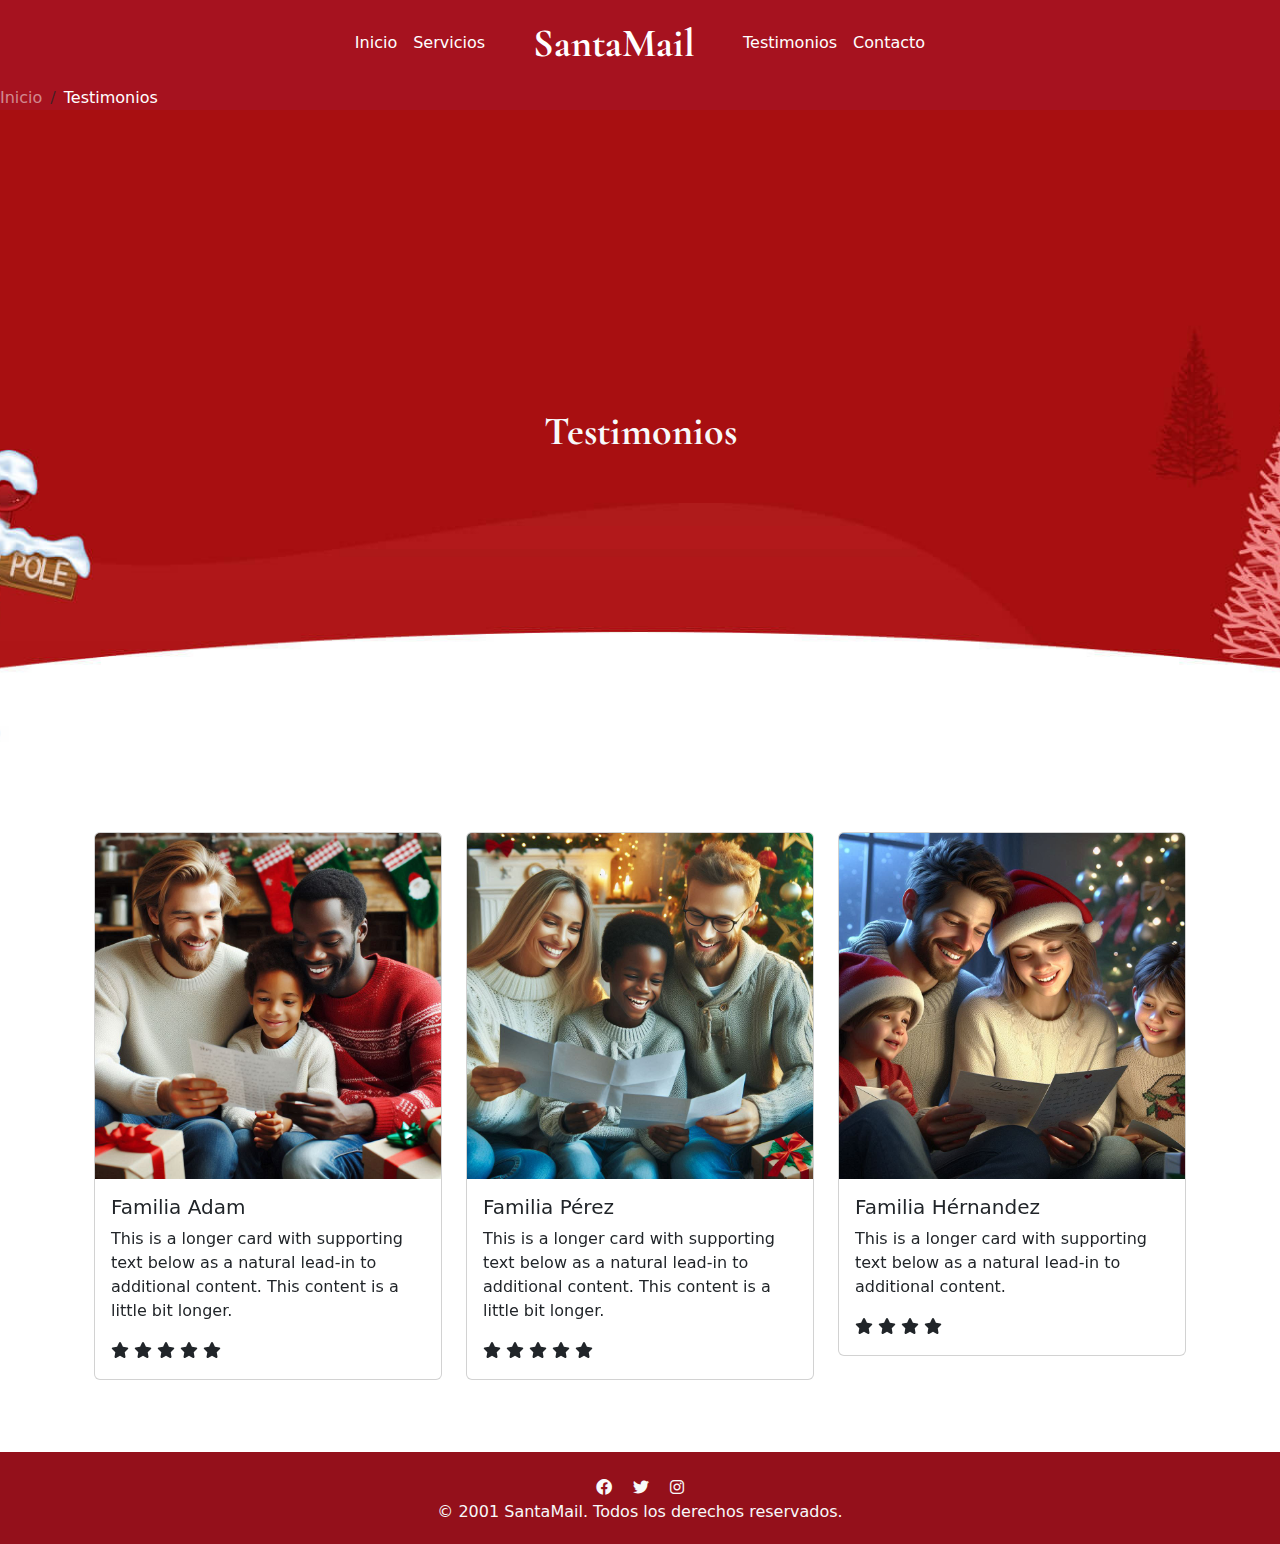
<file: testimonios.html>
<!DOCTYPE html>
<html lang="es">
<head>
  <meta charset="UTF-8">
  <meta name="viewport" content="width=device-width, initial-scale=1">
  <title>SantaMail</title>
  <link rel="icon" href="img/logo.png" type="image/png">
  <link href="https://cdn.jsdelivr.net/npm/bootstrap@5.3.0/dist/css/bootstrap.min.css" rel="stylesheet">
  <link href="https://fonts.googleapis.com/css2?family=Cormorant+Garamond:wght@700&display=swap" rel="stylesheet">
  <link rel="stylesheet" href="https://cdnjs.cloudflare.com/ajax/libs/font-awesome/6.0.0-beta3/css/all.min.css">
  <link rel="stylesheet" href="./css/styles.css">
</head>
<body>

  <!-- navbar -->
  <nav class="navbar navbar-expand-lg navbar-custom">
    <div class="container-fluid d-flex align-items-center justify-content-center">
      <div class="d-flex">
        <a class="nav-link" href="index.html">Inicio</a>
        <a class="nav-link ms-3" href="servicios.html">Servicios</a>
      </div>
      <a class="navbar-brand navidad-font mx-5" href="index.html">SantaMail</a>
      <div class="d-flex">
        <a class="nav-link" href="testimonios.html">Testimonios</a>
        <a class="nav-link ms-3" href="contacto.html">Contacto</a>
      </div>
    </div>
  </nav>
  
  <!-- breadcrumbs -->
<div class="navbar-custom mb-0">
  <nav aria-label="breadcrumb position-absolute top-0 start-0 " >
    <ol class="breadcrumb m-0">
      <li class="breadcrumb-item disable" aria-current="page"> <a href="index.html" class="text-decoration-none text-white-50">Inicio</a></li>
      <li class="breadcrumb-item active" style="color: white;" aria-current="page">Testimonios</li>
      
    </ol>
  </nav>
</div>
<!-- fin breadcrumbs -->

  <!-- Sección con fondo -->
    <div class="container-fluid fondo-imagen  justify-content-center align-items-center d-flex">
            
            <h1 class="text-light navidad-font">Testimonios</h1>
    </div>

  

  
  <div class="container  my-5 p-4 ">

    <div id="carouselExampleSlidesOnly" class="carousel slide" data-bs-ride="carousel">
        <div class="carousel-inner">
          <div class="carousel-item active">
            <div class="row row-cols-1 row-cols-md-3 g-4">
                <div class="col">
                  <div class="card">
                    <img src="img/n4.jpeg" class="card-img-top" alt="...">
                    <div class="card-body">
                      <h5 class="card-title">Familia Adam</h5>
                      <p class="card-text">This is a longer card with supporting text below as a natural lead-in to additional content. This content is a little bit longer.</p>
                      <div class="d-flex justify-content-between align-items-center">
                        <div class="ratings">
                            <i class="fa fa-star rating-color"></i>
                            <i class="fa fa-star rating-color"></i>
                            <i class="fa fa-star rating-color"></i>
                            <i class="fa fa-star rating-color"></i>
                            <i class="fa fa-star"></i>
                        </div>
                      </div>
                    </div>
                  </div>
                </div>
                <div class="col">
                  <div class="card">
                    <img src="img/n5.jpeg" class="card-img-top" alt="...">
                    <div class="card-body">
                      <h5 class="card-title">Familia Pérez</h5>
                      <p class="card-text">This is a longer card with supporting text below as a natural lead-in to additional content. This content is a little bit longer.</p>
                      <div class="d-flex justify-content-between align-items-center">
                        <div class="ratings">
                            <i class="fa fa-star rating-color"></i>
                            <i class="fa fa-star rating-color"></i>
                            <i class="fa fa-star rating-color"></i>
                            <i class="fa fa-star rating-color"></i>
                            <i class="fa fa-star"></i>
                        </div>
                      </div>
                    </div>
                  </div>
                </div>
                <div class="col">
                  <div class="card">
                    <img src="img/n6.jpeg" class="card-img-top" alt="...">
                    <div class="card-body">
                      <h5 class="card-title">Familia Hérnandez</h5>
                      <p class="card-text">This is a longer card with supporting text below as a natural lead-in to additional content.</p>
                      <div class="d-flex justify-content-between align-items-center">
                        <div class="ratings">
                            <i class="fa fa-star rating-color"></i>
                            <i class="fa fa-star rating-color"></i>
                            <i class="fa fa-star rating-color"></i>
                            <i class="fa fa-star"></i>
                        </div>
                      </div>
                    </div>
                  </div>
                </div>
              </div>
          </div>
          <div class="carousel-item">
            <div class="row row-cols-1 row-cols-md-3 g-4">
                <div class="col">
                  <div class="card">
                    <img src="img/n7.jpeg" class="card-img-top" alt="...">
                    <div class="card-body">
                      <h5 class="card-title">Nichole</h5>
                      <p class="card-text">This is a longer card with supporting text below as a natural lead-in to additional content. This content is a little bit longer.</p>
                      <div class="d-flex justify-content-between align-items-center">
                        <div class="ratings">
                            <i class="fa fa-star rating-color"></i>
                            <i class="fa fa-star rating-color"></i>
                            <i class="fa fa-star"></i>
                        </div>
                      </div>
                    </div>
                  </div>
                </div>
                <div class="col">
                  <div class="card">
                    <img src="img/n8.jpeg" class="card-img-top" alt="...">
                    <div class="card-body">
                      <h5 class="card-title">Adolfo</h5>
                      <p class="card-text">This is a longer card with supporting text below as a natural lead-in to additional content. This content is a little bit longer.</p>
                      <div class="d-flex justify-content-between align-items-center">
                        <div class="ratings">
                            <i class="fa fa-star rating-color"></i>
                            <i class="fa fa-star rating-color"></i>
                            <i class="fa fa-star rating-color"></i>
                            <i class="fa fa-star rating-color"></i>
                            <i class="fa fa-star"></i>
                        </div>
                      </div>
                    </div>
                  </div>
                </div>
                <div class="col">
                  <div class="card">
                    <img src="img/n9.jpeg" class="card-img-top" alt="...">
                    <div class="card-body">
                      <h5 class="card-title">Davidson</h5>
                      <p class="card-text">This is a longer card with supporting text below as a natural lead-in to additional content.</p>
                      <div class="d-flex justify-content-between align-items-center">
                        <div class="ratings">
                            <i class="fa fa-star rating-color"></i>
                            <i class="fa fa-star rating-color"></i>
                            <i class="fa fa-star rating-color"></i>
                            <i class="fa fa-star"></i>
                        </div>
                      </div>
                    </div>
                  </div>
                </div>
            </div>
          </div>
           <div class="carousel-item">
                <div class="row row-cols-1 row-cols-md-3 g-4">
                    <div class="col">
                      <div class="card">
                        <img src="img/n1.jpeg" class="card-img-top" alt="...">
                        <div class="card-body">
                          <h5 class="card-title">Francisco</h5>
                          <p class="card-text">This is a longer card with supporting text below as a natural lead-in to additional content. This content is a little bit longer.</p>
                          <div class="d-flex justify-content-between align-items-center">
                            <div class="ratings">
                                <i class="fa fa-star rating-color"></i>
                                <i class="fa fa-star rating-color"></i>
                                <i class="fa fa-star rating-color"></i>
                                <i class="fa fa-star rating-color"></i>
                                <i class="fa fa-star"></i>
                            </div>
                          </div>
                        </div>
                      </div>
                    </div>
                    <div class="col">
                      <div class="card">
                        <img src="img/n2.jpeg" class="card-img-top" alt="...">
                        <div class="card-body">
                          <h5 class="card-title">Rafael</h5>
                          <p class="card-text">This is a longer card with supporting text below as a natural lead-in to additional content. This content is a little bit longer.</p>
                          <div class="d-flex justify-content-between align-items-center">
                            <div class="ratings">
                                <i class="fa fa-star rating-color"></i>
                                <i class="fa fa-star rating-color"></i>
                                <i class="fa fa-star rating-color"></i>
                                <i class="fa fa-star rating-color"></i>
                                <i class="fa fa-star"></i>
                            </div>
                          </div>
                        </div>
                      </div>
                    </div>
                    <div class="col">
                      <div class="card">
                        <img src="img/n3.jpeg" class="card-img-top" alt="...">
                        <div class="card-body">
                          <h5 class="card-title">Ana</h5>
                          <p class="card-text">This is a longer card with supporting text below as a natural lead-in to additional content.</p>
                          <div class="d-flex justify-content-between align-items-center">
                            <div class="ratings">
                                <i class="fa fa-star rating-color"></i>
                                <i class="fa fa-star rating-color"></i>
                                <i class="fa fa-star"></i>
                            </div>
                          </div>
                        </div>
                      </div>
                    </div>
                </div>
           </div> 
        </div>
      </div>
  </div>


  
    <!-- footer -->
<footer class=" text-light py-3 bg3">
  <div class="container text-center">
    <div class="mt-2">
      <a href="https://www.facebook.com" class="text-light mx-2"><i class="fab fa-facebook"></i></a>
      <a href="https://x.com" class="text-light mx-2"><i class="fab fa-twitter"></i></a>
      <a href="https://www.instagram.com" class="text-light mx-2"><i class="fab fa-instagram"></i></a>
    </div>
    <p class="mb-1">&copy; 2001 SantaMail. Todos los derechos reservados.</p>
  </div>
</footer>

  <script src="https://cdn.jsdelivr.net/npm/bootstrap@5.3.0/dist/js/bootstrap.bundle.min.js"></script>
</body>
</html>
</file>
<file: css/styles.css>
.navbar-custom { 
    background-color: #A6121F; 
}
.navbar-custom .navbar-brand, .navbar-custom .nav-link { 
    color: #FFFFFF; 
}
.navbar-custom .nav-link:hover { 
    color: #D4AF37; 
}
.fondo-imagen {
    background-image: url('../img/bg-home.jpeg');
    background-size: cover;
    background-position: center;
    background-repeat: no-repeat;
    height: 650px;
    color: white;
}
.navidad-font {
    font-family: 'Cormorant Garamond', serif;
    font-weight: 700;
    font-size: 2.5rem;
}
.bg2 { background-color: #A6121F; 
    color: white; 
    background-image: url('../img/forest-bg.png');
    background-position: center;
    background-repeat: no-repeat;
}
.bg4 { background-color: #A6121F; 
    color: white; 

}
.bg3 { 
    background-color: #94101b; 
    color: white; 
}
.btn-custom { 
    background-color: #D4AF37; 
    color: #FFFFFF; 
    border: none; 
}
.navidad-font2 {
    font-family: 'Cormorant Garamond', serif;
    font-weight: 200;
    font-size: 2.0rem;
}

.hover-shadow {
  transition: transform 0.3s ease, 
  box-shadow 0.3s ease;
}

.hover-shadow:hover {
  transform: translateY(-10px); 
  box-shadow: 0 8px 20px rgba(15, 15, 15, 0.781); 
}
</file>
